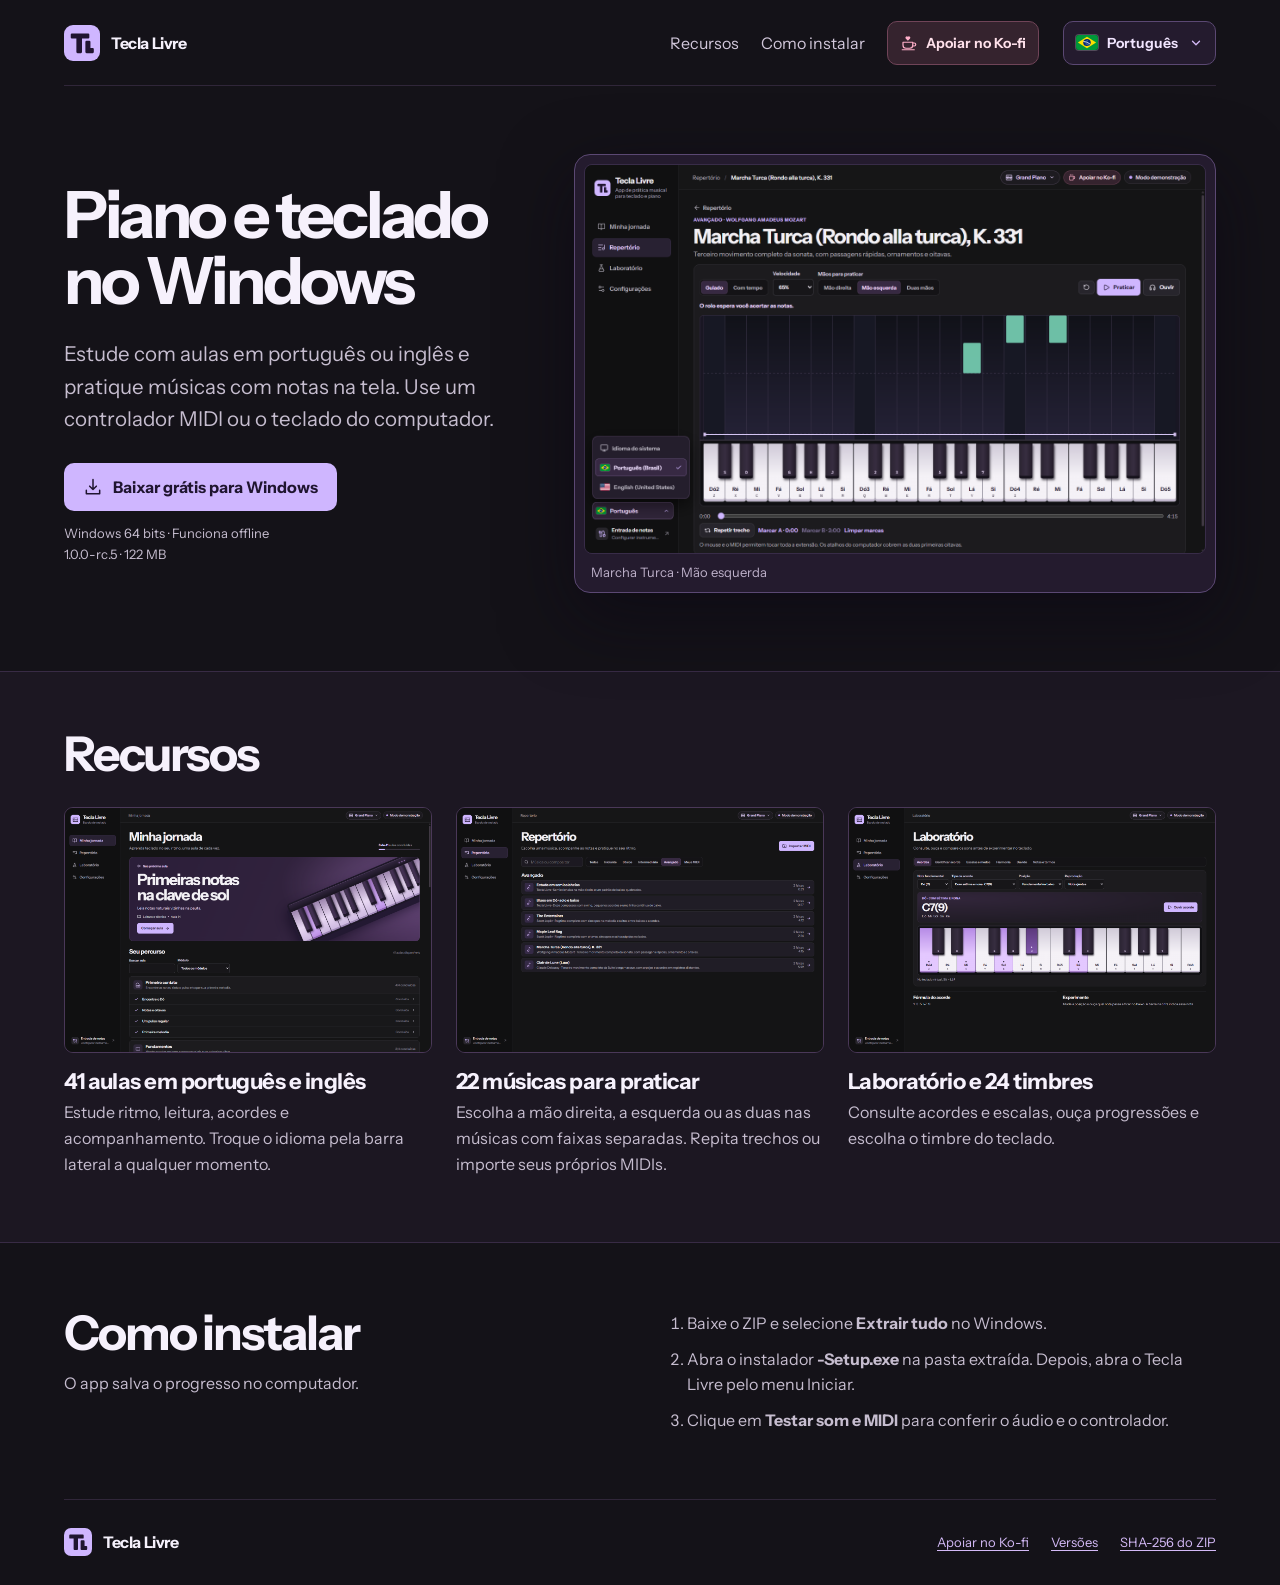
<file: index.html>
<!doctype html>
<html lang="pt-BR">
<head>
  <meta charset="utf-8">
  <meta name="viewport" content="width=device-width, initial-scale=1">
  <meta name="theme-color" content="#141218">
  <meta name="description" content="App gratuito de piano e teclado para Windows. Inclui 41 aulas em português e inglês, 22 músicas para praticar e suporte a controladores MIDI.">
  <title>Tecla Livre — Piano e teclado para Windows</title>
  <link rel="canonical" href="https://teclalivre.github.io/">
  <link rel="alternate" hreflang="pt-BR" href="https://teclalivre.github.io/">
  <link rel="alternate" hreflang="en-US" href="https://teclalivre.github.io/en/">
  <link rel="alternate" hreflang="x-default" href="https://teclalivre.github.io/">
  <link rel="icon" type="image/svg+xml" href="assets/marca.svg">
  <link rel="stylesheet" href="styles.css?v=support-button">
  <script src="release-info.js?v=1.0.0-rc.5" defer></script>
  <script src="site.js?v=language-picker" defer></script>
</head>
<body>
  <header class="site-header wrap">
    <a class="brand" href="#inicio"><img src="assets/marca.svg" width="36" height="36" alt=""> Tecla Livre</a>
    <nav aria-label="Navegação">
      <a href="#recursos">Recursos</a>
      <a href="#instalacao">Como instalar</a>
      <a class="support-button" href="https://ko-fi.com/diozhn" target="_blank" rel="noopener noreferrer" aria-label="Apoiar no Ko-fi">
        <svg class="support-icon" width="18" height="18" viewBox="0 0 24 24" fill="none" aria-hidden="true">
          <path d="M4 11h13v4a4 4 0 0 1-4 4H8a4 4 0 0 1-4-4v-4Zm13 1h2a2 2 0 0 1 0 4h-2M3 21h16" stroke="currentColor" stroke-width="1.6" stroke-linecap="round" stroke-linejoin="round"/>
          <path d="M10.5 9 7.8 6.3a1.9 1.9 0 0 1 2.7-2.7 1.9 1.9 0 0 1 2.7 2.7Z" fill="currentColor"/>
        </svg>
        <span>Apoiar<span class="support-name"> no Ko-fi</span></span>
      </a>
    </nav>
    <details class="language-picker">
      <summary aria-label="Idioma: Português (Brasil)">
        <img class="language-flag" src="assets/flag-br.svg" width="22" height="15" alt="">
        <span>Português</span>
        <svg class="language-chevron" width="14" height="14" viewBox="0 0 16 16" fill="none" aria-hidden="true"><path d="m4 6 4 4 4-4" stroke="currentColor" stroke-width="1.5" stroke-linecap="round" stroke-linejoin="round"/></svg>
      </summary>
      <ul class="language-options" aria-label="Idiomas">
        <li><a href="./?lang=pt-BR&amp;v=1.0.0-rc.5" lang="pt-BR" hreflang="pt-BR" aria-current="page"><img class="language-flag" src="assets/flag-br.svg" width="22" height="15" alt=""> Português (Brasil)</a></li>
        <li><a href="en/?lang=en-US&amp;v=1.0.0-rc.5" lang="en-US" hreflang="en-US"><img class="language-flag" src="assets/flag-us.svg" width="22" height="15" alt=""> English (US)</a></li>
      </ul>
    </details>
  </header>

  <main id="inicio">
    <section class="hero wrap" aria-labelledby="title">
      <div class="hero-copy">
        <h1 id="title">Piano e teclado no Windows</h1>
        <p>Estude com aulas em português ou inglês e pratique músicas com notas na tela. Use um controlador MIDI ou o teclado do computador.</p>
        <a class="download" data-download href="#instalacao">
          <svg width="20" height="20" viewBox="0 0 24 24" fill="none" stroke="currentColor" stroke-width="1.8" stroke-linecap="round" stroke-linejoin="round" aria-hidden="true"><path d="M12 3v12m-4-4 4 4 4-4M4 16v4h16v-4"/></svg>
          Baixar grátis para Windows
        </a>
        <p class="download-meta">Windows 64 bits · Funciona offline</p>
        <p class="download-version" data-version></p>
      </div>
      <figure class="hero-image">
        <img src="assets/marcha-turca.png?v=1.0.0-rc.5" width="1440" height="900" alt="Marcha Turca em modo guiado com a mão esquerda selecionada e o menu de idioma aberto">
        <figcaption>Marcha Turca · Mão esquerda</figcaption>
      </figure>
    </section>

    <section class="features" id="recursos">
      <div class="wrap">
        <h2>Recursos</h2>
        <div class="feature-grid">
          <article>
            <img src="assets/jornada.png" width="1440" height="960" loading="lazy" alt="Minha jornada, com aulas organizadas por módulos e progresso salvo">
            <h3>41 aulas em português e inglês</h3>
            <p>Estude ritmo, leitura, acordes e acompanhamento. Troque o idioma pela barra lateral a qualquer momento.</p>
          </article>
          <article>
            <img src="assets/repertorio.png" width="1440" height="960" loading="lazy" alt="Repertório avançado com peças de Mozart, Debussy e Scott Joplin">
            <h3>22 músicas para praticar</h3>
            <p>Escolha a mão direita, a esquerda ou as duas nas músicas com faixas separadas. Repita trechos ou importe seus próprios MIDIs.</p>
          </article>
          <article>
            <img src="assets/acordes.png" width="1440" height="960" loading="lazy" alt="Laboratório com acorde de Dó com sétima e nona destacado no teclado">
            <h3>Laboratório e 24 timbres</h3>
            <p>Consulte acordes e escalas, ouça progressões e escolha o timbre do teclado.</p>
          </article>
        </div>
      </div>
    </section>

    <section class="install wrap" id="instalacao" aria-labelledby="install-title">
      <div>
        <h2 id="install-title">Como instalar</h2>
        <p>O app salva o progresso no computador.</p>
      </div>
      <ol>
        <li>Baixe o ZIP e selecione <strong>Extrair tudo</strong> no Windows.</li>
        <li>Abra o instalador <strong>-Setup.exe</strong> na pasta extraída. Depois, abra o Tecla Livre pelo menu Iniciar.</li>
        <li>Clique em <strong>Testar som e MIDI</strong> para conferir o áudio e o controlador.</li>
      </ol>
    </section>
  </main>
  <footer class="site-footer wrap">
    <a class="brand" href="#inicio"><img src="assets/marca.svg" width="28" height="28" alt=""> Tecla Livre</a>
    <nav aria-label="Links do projeto">
      <a class="text-link" href="https://ko-fi.com/diozhn" target="_blank" rel="noopener noreferrer">Apoiar no Ko-fi</a>
      <a class="text-link" data-release href="https://github.com/diozhn/tecla-livre-download/releases">Versões</a>
      <a class="text-link" data-checksum href="https://github.com/diozhn/tecla-livre-download/releases">SHA-256 do ZIP</a>
    </nav>
  </footer>
</body>
</html>
</file>
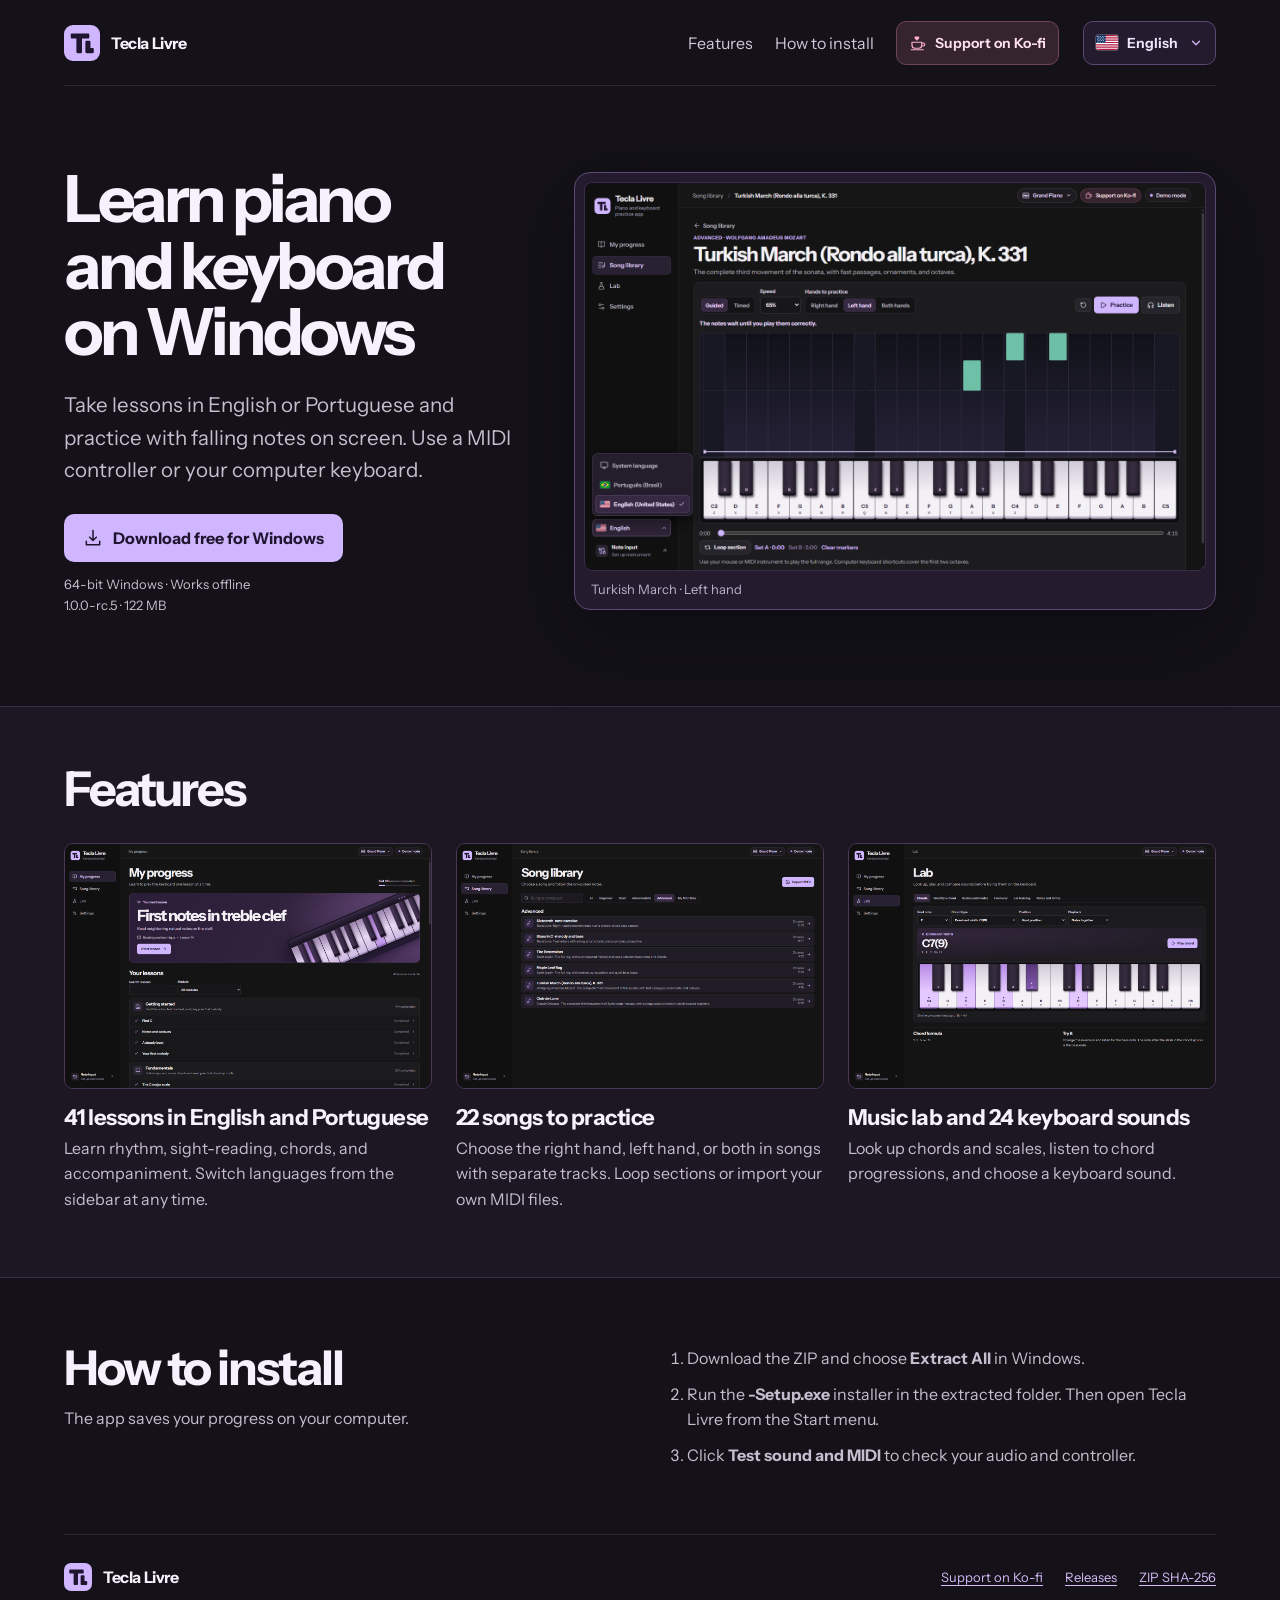
<file: en/index.html>
<!doctype html>
<html lang="en-US">
<head>
  <meta charset="utf-8">
  <meta name="viewport" content="width=device-width, initial-scale=1">
  <meta name="theme-color" content="#141218">
  <meta name="description" content="Learn piano and keyboard with a free Windows app. Includes 41 lessons in English and Portuguese, 22 practice songs, and MIDI controller support.">
  <title>Tecla Livre — Learn piano and keyboard on Windows</title>
  <link rel="canonical" href="https://teclalivre.github.io/en/">
  <link rel="alternate" hreflang="pt-BR" href="https://teclalivre.github.io/">
  <link rel="alternate" hreflang="en-US" href="https://teclalivre.github.io/en/">
  <link rel="alternate" hreflang="x-default" href="https://teclalivre.github.io/">
  <link rel="icon" type="image/svg+xml" href="../assets/marca.svg">
  <link rel="stylesheet" href="../styles.css?v=support-button">
  <script src="../release-info.js?v=1.0.0-rc.5" defer></script>
  <script src="../site.js?v=language-picker" defer></script>
</head>
<body>
  <header class="site-header wrap">
    <a class="brand" href="#home"><img src="../assets/marca.svg" width="36" height="36" alt=""> Tecla Livre</a>
    <nav aria-label="Navigation">
      <a href="#features">Features</a>
      <a href="#install">How to install</a>
      <a class="support-button" href="https://ko-fi.com/diozhn" target="_blank" rel="noopener noreferrer" aria-label="Support on Ko-fi">
        <svg class="support-icon" width="18" height="18" viewBox="0 0 24 24" fill="none" aria-hidden="true">
          <path d="M4 11h13v4a4 4 0 0 1-4 4H8a4 4 0 0 1-4-4v-4Zm13 1h2a2 2 0 0 1 0 4h-2M3 21h16" stroke="currentColor" stroke-width="1.6" stroke-linecap="round" stroke-linejoin="round"/>
          <path d="M10.5 9 7.8 6.3a1.9 1.9 0 0 1 2.7-2.7 1.9 1.9 0 0 1 2.7 2.7Z" fill="currentColor"/>
        </svg>
        <span>Support<span class="support-name"> on Ko-fi</span></span>
      </a>
    </nav>
    <details class="language-picker">
      <summary aria-label="Language: English (US)">
        <img class="language-flag" src="../assets/flag-us.svg" width="22" height="15" alt="">
        <span>English</span>
        <svg class="language-chevron" width="14" height="14" viewBox="0 0 16 16" fill="none" aria-hidden="true"><path d="m4 6 4 4 4-4" stroke="currentColor" stroke-width="1.5" stroke-linecap="round" stroke-linejoin="round"/></svg>
      </summary>
      <ul class="language-options" aria-label="Languages">
        <li><a href="../?lang=pt-BR&amp;v=1.0.0-rc.5" lang="pt-BR" hreflang="pt-BR"><img class="language-flag" src="../assets/flag-br.svg" width="22" height="15" alt=""> Português (Brasil)</a></li>
        <li><a href="./?lang=en-US&amp;v=1.0.0-rc.5" lang="en-US" hreflang="en-US" aria-current="page"><img class="language-flag" src="../assets/flag-us.svg" width="22" height="15" alt=""> English (US)</a></li>
      </ul>
    </details>
  </header>

  <main id="home">
    <section class="hero wrap" aria-labelledby="title">
      <div class="hero-copy">
        <h1 id="title">Learn piano and keyboard on Windows</h1>
        <p>Take lessons in English or Portuguese and practice with falling notes on screen. Use a MIDI controller or your computer keyboard.</p>
        <a class="download" data-download href="#install">
          <svg width="20" height="20" viewBox="0 0 24 24" fill="none" stroke="currentColor" stroke-width="1.8" stroke-linecap="round" stroke-linejoin="round" aria-hidden="true"><path d="M12 3v12m-4-4 4 4 4-4M4 16v4h16v-4"/></svg>
          Download free for Windows
        </a>
        <p class="download-meta">64-bit Windows · Works offline</p>
        <p class="download-version" data-version></p>
      </div>
      <figure class="hero-image">
        <img src="assets/turkish-march.png?v=1.0.0-rc.5" width="1440" height="900" alt="Turkish March in Guided mode with the left hand selected and the language menu open">
        <figcaption>Turkish March · Left hand</figcaption>
      </figure>
    </section>

    <section class="features" id="features">
      <div class="wrap">
        <h2>Features</h2>
        <div class="feature-grid">
          <article>
            <img src="assets/my-progress.png" width="1440" height="960" loading="lazy" alt="My progress screen with lessons grouped by module">
            <h3>41 lessons in English and Portuguese</h3>
            <p>Learn rhythm, sight-reading, chords, and accompaniment. Switch languages from the sidebar at any time.</p>
          </article>
          <article>
            <img src="assets/song-library.png" width="1440" height="960" loading="lazy" alt="Advanced songs by Mozart, Debussy, and Scott Joplin in the song library">
            <h3>22 songs to practice</h3>
            <p>Choose the right hand, left hand, or both in songs with separate tracks. Loop sections or import your own MIDI files.</p>
          </article>
          <article>
            <img src="assets/chord-library.png" width="1440" height="960" loading="lazy" alt="Chord lab with a C dominant ninth chord highlighted on the keyboard">
            <h3>Music lab and 24 keyboard sounds</h3>
            <p>Look up chords and scales, listen to chord progressions, and choose a keyboard sound.</p>
          </article>
        </div>
      </div>
    </section>

    <section class="install wrap" id="install" aria-labelledby="install-title">
      <div>
        <h2 id="install-title">How to install</h2>
        <p>The app saves your progress on your computer.</p>
      </div>
      <ol>
        <li>Download the ZIP and choose <strong>Extract All</strong> in Windows.</li>
        <li>Run the <strong>-Setup.exe</strong> installer in the extracted folder. Then open Tecla Livre from the Start menu.</li>
        <li>Click <strong>Test sound and MIDI</strong> to check your audio and controller.</li>
      </ol>
    </section>
  </main>
  <footer class="site-footer wrap">
    <a class="brand" href="#home"><img src="../assets/marca.svg" width="28" height="28" alt=""> Tecla Livre</a>
    <nav aria-label="Project links">
      <a class="text-link" href="https://ko-fi.com/diozhn" target="_blank" rel="noopener noreferrer">Support on Ko-fi</a>
      <a class="text-link" data-release href="https://github.com/diozhn/tecla-livre-download/releases">Releases</a>
      <a class="text-link" data-checksum href="https://github.com/diozhn/tecla-livre-download/releases">ZIP SHA-256</a>
    </nav>
  </footer>
</body>
</html>
</file>
<file: styles.css>
@font-face { font-family: Instrument Sans; src: url("assets/instrument-sans.woff2") format("woff2"); font-weight: 400 900; font-display: swap; }
:root { color-scheme: dark; font-family: "Instrument Sans", system-ui, sans-serif; background: #141218; color: #f6f1fc; scroll-behavior: smooth; }
* { box-sizing: border-box; }
body { margin: 0; }
a { color: inherit; text-decoration: none; }
a:focus-visible { outline: 3px solid #ddcaff; outline-offset: 5px; }
img { display: block; max-width: 100%; }
.wrap { width: min(90%, 1280px); margin-inline: auto; }
.site-footer { display: flex; align-items: center; gap: 32px; justify-content: space-between; min-height: 86px; }
.site-header { display: grid; grid-template-columns: auto 1fr auto; align-items: center; gap: 24px; min-height: 86px; border-bottom: 1px solid #302639; }
.site-header nav, .site-footer nav { display: flex; gap: 22px; color: #d1c7da; white-space: nowrap; }
.site-header nav { align-items: center; justify-self: end; }
.site-header nav a:hover, .text-link:hover { color: #fff; }
.support-button { display: inline-flex; align-items: center; gap: 8px; min-height: 44px; padding-inline: 12px; border: 1px solid #704458; border-radius: 10px; background: #35232e; color: #ffe1eb; font-size: 14px; font-weight: 650; }
.support-icon { flex: none; color: #ffafc9; }
.site-header .support-button:hover { border-color: #cf86a1; background: #492c3c; color: #fff4f8; }
.language-picker { position: relative; justify-self: end; z-index: 2; }
.language-picker summary { display: flex; align-items: center; gap: 9px; min-height: 44px; padding: 0 12px; border: 1px solid #5b4873; border-radius: 10px; background: #241b2e; color: #f1e5ff; font-size: 14px; font-weight: 650; cursor: pointer; list-style: none; }
.language-picker summary::-webkit-details-marker { display: none; }
.language-picker summary:hover, .language-picker[open] summary { background: #30223f; border-color: #a486c5; }
.language-picker summary:focus-visible { outline: 3px solid #ddcaff; outline-offset: 4px; }
.language-flag { flex: none; border-radius: 3px; box-shadow: 0 0 0 1px #ffffff36; object-fit: cover; }
.language-chevron { margin-inline-start: 2px; color: #d4baf7; }
.language-picker[open] .language-chevron { transform: rotate(180deg); }
.language-options { position: absolute; inset: calc(100% + 8px) 0 auto auto; min-width: 206px; margin: 0; padding: 5px; list-style: none; border: 1px solid #5b4873; border-radius: 12px; background: #241b2e; box-shadow: 0 12px 30px #0c0817aa; }
.language-options a { display: flex; align-items: center; gap: 10px; min-height: 44px; padding: 0 10px; border-radius: 7px; font-size: 14px; white-space: nowrap; }
.language-options a[aria-current] { background: #312242; color: #efe0ff; font-weight: 650; }
.language-options a:hover { background: #3c2b50; }
.language-options a:focus-visible { outline-offset: -2px; }
.brand { display: inline-flex; align-items: center; gap: 11px; font-weight: 750; white-space: nowrap; letter-spacing: -.025em; }
.hero { display: grid; grid-template-columns: minmax(0, 5fr) minmax(0, 7fr); gap: clamp(28px, 4vw, 68px); align-items: center; padding: 68px 0 78px; }
.hero-copy { padding: 12px 0; }
h1, h2, h3, p, figure { margin: 0; }
h1, h2, h3 { text-wrap: balance; }
h1 { font-size: clamp(38px, 5.1vw, 77px); line-height: 1.02; letter-spacing: -.052em; font-weight: 780; }
h2 { font-size: clamp(32px, 4vw, 48px); line-height: 1.06; letter-spacing: -.044em; }
p, ol { line-height: 1.6; color: #c6bdcf; }
.hero-copy > p:first-of-type { font-size: clamp(16px, 1.6vw, 21px); margin: 23px 0 27px; max-width: 38ch; }
.download { display: inline-flex; align-items: center; gap: 10px; padding: 14px 19px; border-radius: 10px; background: #cfb6ff; color: #201530; font-weight: 760; }
.download:hover { background: #e2d0ff; }
.download-meta, .download-version { font-size: 13px; }
.download-meta { margin-top: 12px; }
.text-link { font-size: 13px; color: #d4baf7; text-underline-offset: 3px; text-decoration: underline; }
.hero-image { padding: 9px 9px 0; border: 1px solid #5b4873; border-radius: 16px; background: #241b2e; box-shadow: 0 23px 70px #0b071390; }
.hero-image img { width: 100%; height: auto; border-radius: 8px; border: 1px solid #382c48; }
.hero-image figcaption { padding: 10px 7px 12px; color: #beb1ca; font-size: 13px; }
.features { padding: 57px 0 65px; background: #1c1722; border-block: 1px solid #382b45; }
.features h2 { margin-bottom: 28px; }
.feature-grid { display: grid; grid-template-columns: repeat(3, minmax(0, 1fr)); gap: 24px; }
.feature-grid article img { width: 100%; height: auto; border: 1px solid #4a3858; border-radius: 9px; }
.feature-grid h3 { font-size: 22px; letter-spacing: -.023em; margin: 15px 0 5px; }
.install { display: grid; grid-template-columns: 1fr 1fr; gap: 52px; padding: 65px 0; align-items: start; }
.install p { margin-top: 12px; max-width: 45ch; }
.install ol { margin: 0; padding: 3px 0 0 21px; }
.install li + li { margin-top: 10px; }
.site-footer { border-top: 1px solid #302639; }
.site-footer nav { flex-wrap: wrap; }
@media (max-width: 850px) {
  .hero { grid-template-columns: 1fr; padding: 35px 0 44px; }
  .hero-copy > p:first-of-type { max-width: 52ch; }
  .feature-grid { grid-template-columns: 1fr; gap: 28px; }
  .features { padding: 39px 0 45px; }
  .install { grid-template-columns: 1fr; gap: 16px; padding: 42px 0; }
  .site-footer { flex-wrap: wrap; gap: 16px; padding-block: 20px; }
}
@media (max-width: 760px) {
  .site-header { grid-template-columns: 1fr auto; gap: 12px; padding-block: 14px; }
  .site-header nav { grid-column: 1 / -1; grid-row: 2; justify-self: stretch; }
  .language-picker { grid-column: 2; grid-row: 1; }
  .site-header nav, .site-footer nav { flex-wrap: wrap; gap: 16px; font-size: 14px; }
  .support-button { margin-inline-start: auto; }
}
@media (max-width: 380px) {
  .support-name { display: none; }
}
@media (prefers-reduced-motion: reduce) { :root { scroll-behavior: auto; } }
</file>
